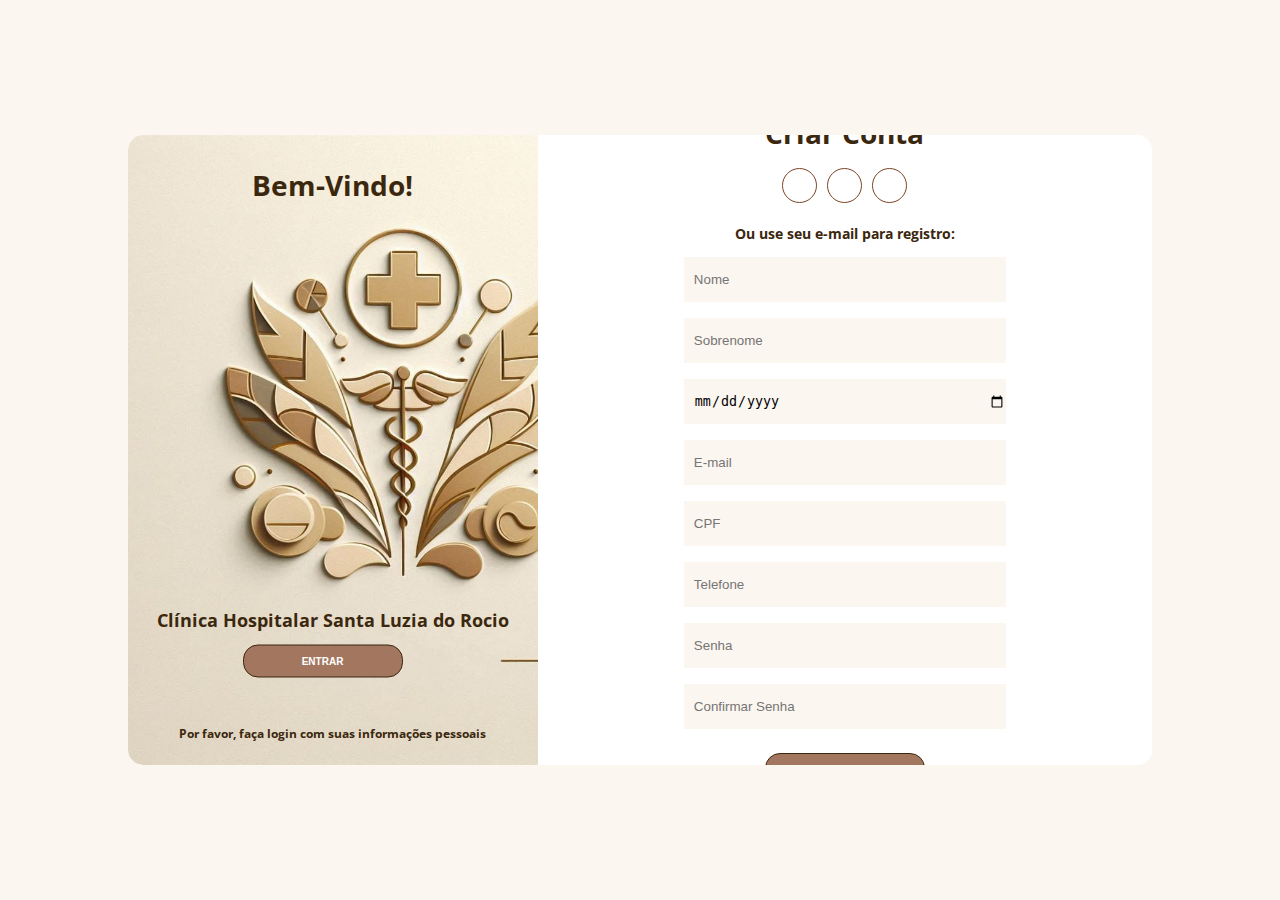
<file: index.html>
<!DOCTYPE html>
<html lang="pt-br">
<head>
    <meta charset="UTF-8">
    <meta name="viewport" content="width=device-width, initial-scale=1.0">
    <title>Login</title>
    <link rel="stylesheet" href="css/style.css">
    <link rel="stylesheet" href="https://use.fontawesome.com/releases/v5.8.2/css/all.css"
        integrity="sha384-oS3vJWv+0UjzBfQzYUhtDYW+Pj2yciDJxpsK1OYPAYjqT085Qq/1cq5FLXAZQ7Ay" crossorigin="anonymous">
</head>
<body>
    <div class="container">
        <div class="content first-content">
            <div class="first-column">
                <h2 class="title title-primary">Bem-Vindo!</h2>
                <p class="description description-tertiary">Clínica Hospitalar Santa Luzia do Rocio</p>
                <p class="description description-primary">Por favor, faça login com suas informações pessoais</p>
                <button id="signin" class="btn btn-primary">entrar</button>
            </div>    
            <div class="second-column">
                <h2 class="title title-second">Criar conta</h2>
                <div class="social-media">
                    <ul class="list-social-media">
                        <a class="link-social-media" href="https://www.facebook.com/login">
                            <li class="item-social-media">
                                <i class="fab fa-facebook-f"></i>        
                            </li>
                        </a>
                        <a class="link-social-media" href="https://accounts.google.com/ServiceLogin">
                            <li class="item-social-media">
                                <i class="fab fa-google-plus-g"></i>
                            </li>
                        </a>
                        <a class="link-social-media" href="https://www.linkedin.com/login">
                            <li class="item-social-media">
                                <i class="fab fa-linkedin-in"></i>
                            </li>
                        </a>
                    </ul>
                </div>
                <p class="description description-second">Ou use seu e-mail para registro:</p>
                <form class="form" id="cadastroForm">
                    <label class="label-input" for="nome-cadastro">
                        <i class="fas fa-user icon-modify"></i>
                        <input id="nome-cadastro" type="text" placeholder="Nome" required>
                    </label>
                    <div id="nomeError" class="error-message"></div>
                    
                    <label class="label-input" for="sobrenome-cadastro">
                        <i class="fas fa-user icon-modify"></i>
                        <input id="sobrenome-cadastro" type="text" placeholder="Sobrenome" required>
                    </label>
                    <div id="sobrenomeError" class="error-message"></div>

                    <label class="label-input"  for="nascimento-cadastro">
                        <i class="fas fa-calendar icon-modify"></i>
                        <input type="date" id="nascimento-cadastro" placeholder="Data de Nascimento" required>
                    </label>
                    <div id="dataNascimentoError" class="error-message"></div>
                    
                    <label class="label-input" for="email-cadastro">
                        <i class="fas fa-envelope icon-modify"></i>
                        <input id="email-cadastro" type="email" placeholder="E-mail" required>
                    </label>

                    <label class="label-input" for="cpf-cadastro">
                        <i class="fas fa-id-card icon-modify"></i>
                        <input id="cpf-cadastro" type="text" oninput="formatarCPF(this)" placeholder="CPF" required>
                    </label>
                    <div id="cpfError" class="error-message"></div>

                    <label class="label-input" for="telefone-cadastro">
                        <i class="fas fa-phone icon-modify"></i>
                        <input id="telefone-cadastro" type="tel" oninput="formatarTel(this)" placeholder="Telefone" required>
                    </label>
                    <div id="telefoneError" class="error-message"></div>
                    
                    <label class="label-input" for="senha-cadastro">
                        <i class="fas fa-lock icon-modify"></i>
                        <input id="senha-cadastro" type="password" placeholder="Senha" required>
                    </label>
                    
                    <label class="label-input" for="confimar-senha-cadastro">
                        <i class="fas fa-lock icon-modify"></i>
                        <input id="confimar-senha-cadastro" type="password" placeholder="Confirmar Senha" required>
                    </label>
                    
                    <button class="btn btn-second" type="submit">Cadastrar</button>        
                </form>
            </div>
        </div>
        <div id="nomeError" class="error-message"></div> 
        <div class="content second-content">
            <div class="first-column">
                <p class="description description-quartary">Nossa missão é cuidar da sua saúde com carinho e dedicação.</p>
                <button id="signup" class="btn btn-tertiary">Criar conta</button>
            </div>
            <div class="second-column">
                <h2 class="title title-second">Faça login para continuar</h2>
                <div class="social-media">
                    <ul class="list-social-media">
                        <a class="link-social-media" href="https://www.facebook.com/login">
                            <li class="item-social-media">
                                <i class="fab fa-facebook-f"></i>
                            </li>
                        </a>
                        <a class="link-social-media" href="https://accounts.google.com/ServiceLogin">
                            <li class="item-social-media">
                                <i class="fab fa-google-plus-g"></i>
                            </li>
                        </a>
                        <a class="link-social-media" href="https://www.linkedin.com/login">
                            <li class="item-social-media">
                                <i class="fab fa-linkedin-in"></i>
                            </li>
                        </a>
                    </ul>
                </div>
                <p class="description description-second">ou use sua conta de e-mail:</p>
                <form class="form">
                
                    <label class="label-input" for="">
                        <i class="far fa-envelope icon-modify"></i>
                        <input type="email" placeholder="Email" required>
                    </label>
                
                    <label class="label-input" for="">
                        <i class="fas fa-lock icon-modify"></i>
                        <input type="password" placeholder="Password" required>
                    </label>
                
                    <a class="password" href="#">Esqueceu sua senha?</a>
                    <button class="btn btn-second">Entrar</button>
                </form>
            </div>
        </div>
    </div>
    <script src="js/app.js"></script>
    <script src="script.js"></script>
</body>
</html>
</file>
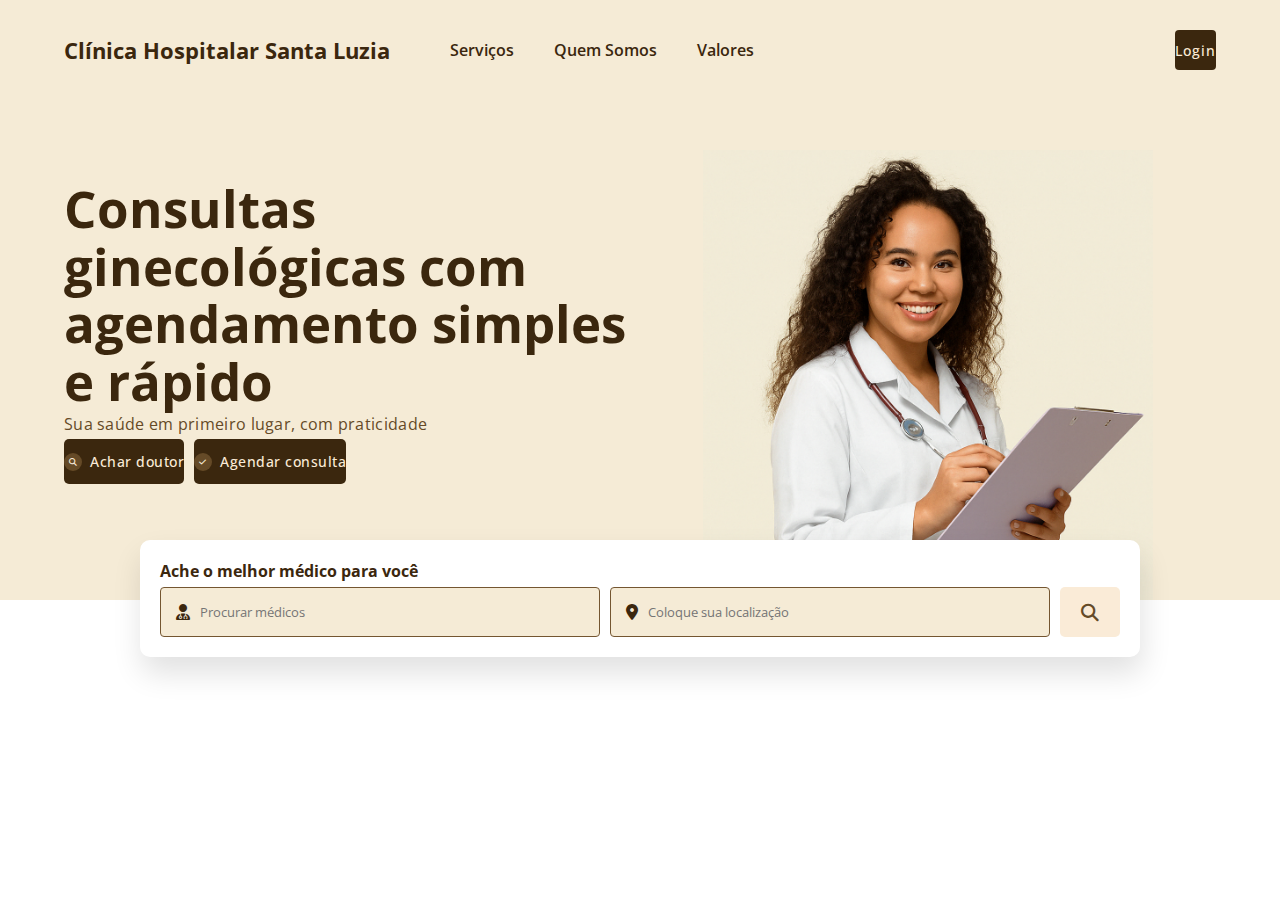
<file: templates/home.html>
<!DOCTYPE html>
<html lang="pt-br">
<head>
    <meta charset="UTF-8">
    <meta http-equiv="X-UA-Compatible" content="IE-edge">
    <meta name="viewport" content="width=device-width, initial-scale=1.0">
    <title>Home - Hospital Santa Luzia</title>
    <link rel="stylesheet" href="../static/css/homestyle.css">
    <link rel="stylesheet" href="https://use.fontawesome.com/releases/v5.8.2/css/all.css"
      integrity="sha384-oS3vJWv+0UjzBfQzYUhtDYW+Pj2yciDJxpsK1OYPAYjqT085Qq/1cq5FLXAZQ7Ay" crossorigin="anonymous">
    <!--font awesome ícones-->
    <link rel="stylesheet" href="https://cdnjs.cloudflare.com/ajax/libs/font-awesome/6.7.2/css/all.min.css" integrity="sha512-Evv84Mr4kqVGRNSgIGL/F/aIDqQb7xQ2vcrdIwxfjThSH8CSR7PBEakCr51Ck+w+/U6swU2Im1vVX0SVk9ABhg==" crossorigin="anonymous" referrerpolicy="no-referrer" />
    </head>
<body>
    <!--HERO SECTION-->
    <section id="hero">
        <!--navbar-->
        <nav class="navigation">
            <!--logo-->
            <a href="#" class="logo">Clínica Hospitalar Santa Luzia</a>
            <!--menu-->
            <ul class="menu">
                <li><a href="#">Serviços</a></li>
                <li><a href="#">Quem Somos</a></li>
                <li><a href="#">Valores</a></li>
            </ul>
            <a href="#" class="nav-btn-login">Login</a>
        </nav> <!--nav end-->
        <!--content-->
        <div class="hero-content">
        <!--texto-->
        <div class="hero-text">
            <h1>Consultas ginecológicas com agendamento simples e rápido</h1>
            <p>Sua saúde em primeiro lugar, com praticidade</p>
            <!--botaooo-->
            <div class="hero-text-btns">
                <a href="#">
                    <i class="fa-solid fa-magnifying-glass"></i>
                    Achar doutor
                </a>
                <a href="#">
                    <i class="fa-solid fa-check"></i>
                    Agendar consulta
                </a>
            </div>
        </div>
        <!--imagem-->
        <div class="hero-img">
            <img src="../static/img/hero-image.png" alt="">
        </div>
        </div>
    </section> <!--hero end-->
    <!--procurar-->
    <div class="appointment-search-container">
        <h3>Ache o melhor médico para você</h3>
        <div class="appointment-search">
            <div class="appo-search-box">
                <!--search box doctor-->
                <i class="fa-solid fa-user-doctor"></i>
                <input type="text" placeholder="Procurar médicos" id="#">
            </div>
            <div class="appo-search-box">
                <!--search box location-->
                <i class="fa-solid fa-location-dot"></i>
                <input type="text" placeholder="Coloque sua localização" id="#">
            </div>
            <!--botao pesquisar-->
            <button>
                <i class="fa-solid fa-magnifying-glass"></i>
            </button>
        </div>
    </div><!--final pesquisar-->
</body>
</file>
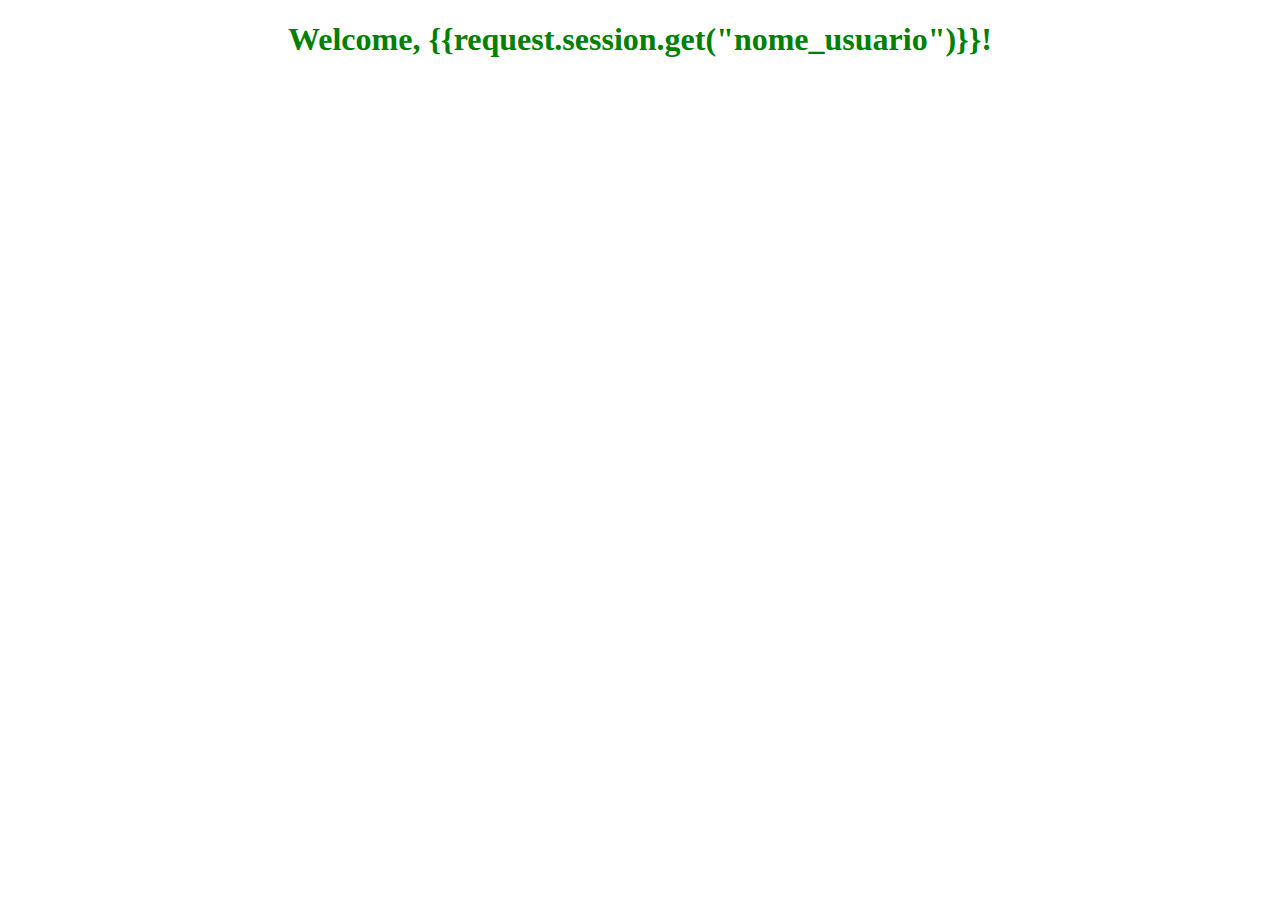
<file: templates/success.html>
<!DOCTYPE html>
<html lang="en">
<head>
    <meta charset="UTF-8">
    <meta name="viewport" content="width=device-width, initial-scale=1.0">
    <title>Document</title>
</head>
<body>
    <h1 style="text-align: center; color: green;">Welcome, {{request.session.get("nome_usuario")}}!</h1>
</body>
</html>
</file>
<file: css/style.css>
@import url('https://fonts.googleapis.com/css?family=Open+Sans:300,400,700&display=swap');
* {
    margin: 0;
    padding: 0;
    box-sizing: border-box;
}
body {
    font-family: 'Open Sans', sans-serif;
}
.container {
    display: flex;
    justify-content: center;
    align-items: center;
    height: 100vh;
    background-color: #fcf6f0;
}
.content {
    background-color: #fff;
    border-radius: 15px;
    width: 960px;
    height: 70%;
    justify-content: space-between;
    align-items: center;
    position: relative;
    width: 1024px;
    min-height: 480px;
    display: flex;
    overflow: hidden;
}
.content::before {
    content: "";
    position: absolute;
    background-image: url("../img/logo.jpeg");
    background-size: cover;
    width: 40%;
    height: 100%;
    border-top-left-radius: 15px;
    border-bottom-left-radius: 15px;
    left: 0;
}
.title {
    font-size: 28px;
    font-weight: bold;
    text-transform: capitalize;
}
.title-primary {
    color: #3b270e;
    font-size: 28px;
    font-weight: bold;
    position: absolute;
    top: 8%;
    left: 20%;
    transform: translate(-50%, -50%);
}
.title-second {
    color: #3b270e;
}
.title-tertiary{
    color: #3b270e;
    font-size: 28px;
    font-weight: bold;
    position: absolute;
    top: 8%;
    left: 20%;
    transform: translate(-50%, -50%);
}
.description {
    font-size: 14px;
    font-weight: 300;
    line-height: 30px;
}
.description-primary {
    color: #3b270e;
    font-size: 12px;
    font-weight: bold;
    position: absolute;
    top: 95%;
    left: 20%;
    transform: translate(-50%, -50%);
}
.description-second {
    color: #3b270e;
    font-weight: bold;  
}
.description-tertiary{
    color: #3b270e;
    font-size: 18px;
    font-weight: bold;
    position: absolute;
    top: 77%;
    left: 20%;
    transform: translate(-50%, -50%);
}
.description-quartary{
    color: #3b270e;
    font-size: 12px;
    font-weight: bold;
    position: absolute;
    top: 10%;
    left: 80%;
    transform: translate(-50%, -50%);
    white-space: nowrap;
}
.btn {
    border-radius: 15px;
    text-transform: uppercase;
    color: #fff;
    font-size: 10px;
    padding: 10px 50px;
    cursor: pointer;
    font-weight: bold;
    width: 160px;
    align-self: center;
    border: none;
    margin-top: 1rem;
}
.btn-primary {
    background-color: #a3775f;
    border: 1px solid #3b270e;
    transition: background-color .5s;
    position: absolute;
    top: 81%;
    left: 19%;
    transform: translate(-50%, -50%);
}
.btn-primary:hover {
    background-color: #c6a18a;
    color: #fff;
}
.btn-second {
    background-color: #a3775f;
    border: 1px solid #3b270e;
    transition: background-color .5s;
}
.btn-second:hover {
    background-color: #c6a18a;
    border: 1px solid #3b270e;
    color: #fff;
}
.btn-tertiary{
    background-color: #a3775f;
    border: 1px solid #3b270e;
    transition: background-color .5s;
    position: absolute;
    top: 82%;
    left: 79%;
    transform: translate(-50%, -50%);
    align-self: center;
}
.first-content {
    display: flex;
}
.first-content .second-column {
    z-index: 11;
}
.first-column {
    text-align: center;
    width: 40%;
    z-index: 10;
}
.second-column {
    width: 60%;
    display: flex;
    flex-direction: column;
    align-items: center;
}

.error-message {
    color: red;
    font-size: 10px;
}

.social-media {
    margin: 1rem 0;
}
.link-social-media:not(:first-child){
    margin-left: 10px;
}
.link-social-media .item-social-media {
    transition: background-color .5s;
}
.link-social-media:hover .item-social-media{
    background-color: #ead2ba;
    color: #fff;
    border-color: #7c4425;
}
.list-social-media {
    display: flex;
    list-style-type: none;
}
.item-social-media {
    border: 1px solid #7c4425;
    border-radius: 50%;
    width: 35px;
    height: 35px;
    line-height: 35px;
    text-align: center;
    color: #a3775f;
}
.form {
    display: flex;
    flex-direction: column;
    width: 55%;
}
.form input {
    height: 45px;
    width: 100%;
    border: none;
    background-color: #fcf6f0;
}
input:-webkit-autofill 
{    
    -webkit-box-shadow: 0 0 0px 1000px #ecf0f1 inset !important;
    -webkit-text-fill-color: #000 !important;
}
.label-input {
    background-color: #fcf6f0;
    display: flex;
    align-items: center;
    margin: 8px;
}
.icon-modify {
    color: #7f8c8d;
    padding: 0 5px;
}

/* segundo conteiner*/

.second-content {
    position: absolute;
    display: flex;
}
.second-content .first-column {
    order: 2;
    z-index: -1;
}
.second-content .second-column {
    order: 1;
    z-index: -1;
}
.password {
    color: #7c4425;
    font-size: 14px;
    margin: 15px 0;
    text-align: center;
}
.password::first-letter {
    text-transform: capitalize;
}

.sign-in-js .first-content .first-column {
    z-index: -1;
}

.sign-in-js .second-content .second-column {
    z-index: 11;
}
.sign-in-js .second-content .first-column {
    z-index: 13;
}

.sign-in-js .content::before {
    left: 60%;
    border-top-left-radius: 0;
    border-bottom-left-radius: 0;
    border-top-right-radius: 15px;
    border-bottom-right-radius: 15px;
    animation: slidein 1.3s;

    z-index: 12;
}

.sign-up-js .content::before {
    animation: slideout 1.3s;

    z-index: 12;
}

.sign-up-js .second-content .first-column,
.sign-up-js .second-content .second-column {
    z-index: -1;
}

.sign-up-js .first-content .second-column {
    z-index: 11;
}

.sign-up-js .first-content .first-column {
    z-index: 13;    
}

.sign-in-js .first-content .second-column {

    z-index: -1;
    position: relative;
    animation: deslocamentoEsq 1.3s; 
}

.sign-up-js .second-content .second-column {
    position: relative;
    z-index: -1;
    animation: deslocamentoDir 1.3s;
}

@keyframes deslocamentoEsq {

    from {
        left: 0;
        opacity: 1;
        z-index: 12;
    }

    25% {
        left: -80px;
        opacity: .5;
    }

    50% {
        left: -100px;
        opacity: .2;
    }

    to {
        left: -110px;
        opacity: 0;
        z-index: -1;
    }
}

@keyframes deslocamentoDir {

    from {
        left: 0;
        z-index: 12;
    }

    25% {
        left: 80px;
    }

    50% {
        left: 100px;
        
    }

    to {
        left: 110px;
        z-index: -1;
    }
}

@keyframes slidein {
    from {
        left: 0;
        width: 40%;
    }
    to {
        left: 60%;
        width: 40%;
    }
}

@keyframes slideout {
    from {
        left: 60%;
        width: 40%;
    }
    to {
        left: 0;
        width: 40%;
    }
}

/* Responsividade para Tablets */
@media (max-width: 768px) {
    .container {
        flex-direction: column;
    }

    .content {
        width: 90%;
        height: auto;
    }

    .first-column, .second-column {
        width: 100%;
        text-align: center;
    }

    .title, .title-primary, .title-tertiary, .description, .description-primary {
        font-size: 20px;
    }

    .btn {
        width: 130px;
        padding: 8px 40px;
        font-size: 9px;
    }

    .btn-primary, .btn-tertiary {
        position: relative;
        top: auto;
        left: auto;
        transform: translate(0, 0);
    }

    .social-media {
        margin: 0.5rem 0;
    }

    .form {
        width: 80%;
    }

    .form input {
        font-size: 14px;
    }
}
</file>
<file: static/css/homestyle.css>
@import url('https://fonts.googleapis.com/css?family=Open+Sans:300,400,700&display=swap');
/*estilos basicos*/
*{
    margin: 0px;
    padding: 0px;
    box-sizing: border-box;
    font-family: 'Open Sans', sans-serif;
}
a{
    text-decoration: none;
}
ul{
    list-style: none;
}
/*hero section*/
#hero{
    background-color: #f5ebd6;
    display: flex;
    flex-direction: column;
    justify-content: space-between;
    min-height: 600px;
}
/*nav bar*/
.navigation{
    display: flex;
    justify-content: space-between;
    align-items: center;
    max-width: 1200px;
    width: 90%;
    margin: 0px auto;
    padding: 30px 0px;
}
.logo{
    color: #3b270e;
    font-weight: 700;
    font-size: 1.4rem;
}
.menu{
    display: flex;
    justify-content: center;
    align-items: center;
    margin-right: auto;
    margin-left: 40px;
}
.menu li a{
    margin: 0px 20px;
    color: #3b270e;
    font-weight: 600;
    transition: all ease 0.3s;
}
.menu li a:hover{
     color: antiquewhite;
}
.nav-btn-login{
    height: 40px;
    padding: 10px, 20px;
    border-radius: 4px;
    background-color: #3b270e;
    color: antiquewhite;
    display: flex;
    justify-content: center;
    align-items: center;
    font-weight: 500;
    letter-spacing: 1px;
    font-size: 0.9rem;
}
/*hero content*/
.hero-content{
    max-width: 1200px;
    width: 90%;
    margin: 0px auto;
    display: grid;
    grid-template-columns: 1fr 1fr;
    align-items: flex-start;
    margin-top: auto;
}
.hero-img{
    display: flex;
}
.hero-img img{
    width: 100%;
    height: 100%;
    max-height: 450px;
    object-fit: contain;
    object-position: center bottom;
}
.hero-text{
    display: flex;
    flex-direction: column;
    margin-top: 30px;
}
.hero-text h1{
    font-size: 3.2rem;
    color: #3b270e;
    line-height: 3.6rem;
}
.hero-text p{
    color: #654a27;
    margin: 15px, 0px;
    max-width: 500px;
    letter-spacing: 0.3px;
    line-height: 1.8rem;
}
.hero-text-btns{
    display: flex;
    justify-content: flex-start;
    align-items: center;
}
.hero-text-btns a{
    height: 45px;
    padding: 0px, 15px;
    background-color:#3b270e ;
    color: antiquewhite;
    border-radius: 5px;
    display: flex;
    justify-content: center;
    align-items: center;
    font-size: 0.9rem;
    letter-spacing: 0.5px;
    font-weight: 500;
    margin-right: 10px;
    
}
.hero-text-btns a i{
    width: 18px;
    height: 18px;
    display: flex;
    justify-content:  center;
    align-items: center;
    border-radius: 50%;
    background-color: #654a27;
    margin-right: 8px;
    font-size: 0.5rem;
    padding-bottom: 1pxs;
}
/*pesquisar/procurar/search*/
.appointment-search-container{
    max-width: 1000px;
    width: 90%;
    background-color: #ffffff;
    padding: 20px;
    margin: auto;
    border-radius: 10px;
    box-shadow: 2px 16px 30px rgba(0, 0, 0, 0.12);
    z-index: 3;
    position: relative;
    margin-top: -60px;
}
.appointment-search-container h3{
    color: #3b270e;
    font-size: 1rem;
    margin-bottom: 5px;
}
.appointment-search{
    display: grid;
    grid-template-columns: 1fr 1fr 60px;
    grid-gap: 10px;
}
.appo-search-box{
    width: 100%;
    display: flex;
    justify-content: space-between;
    align-items: center;
    background-color: #f5ebd6;
    padding: 15px;
    border-radius: 4px;
    border: 1px solid #745631;
}
.appo-search-box i{
    color: #3b270e;
    margin-right: 10px;
}
.appo-search-box input{
    width: 100%;
    background-color: transparent;
    border: none;
    outline: none;
}
.appointment-search button{
    background-color: antiquewhite;
    color: #654a27;
    border: none;
    outline: none;
    border-radius: 5px;
    font-size: 1.1rem;
    cursor: pointer;
}
</file>
